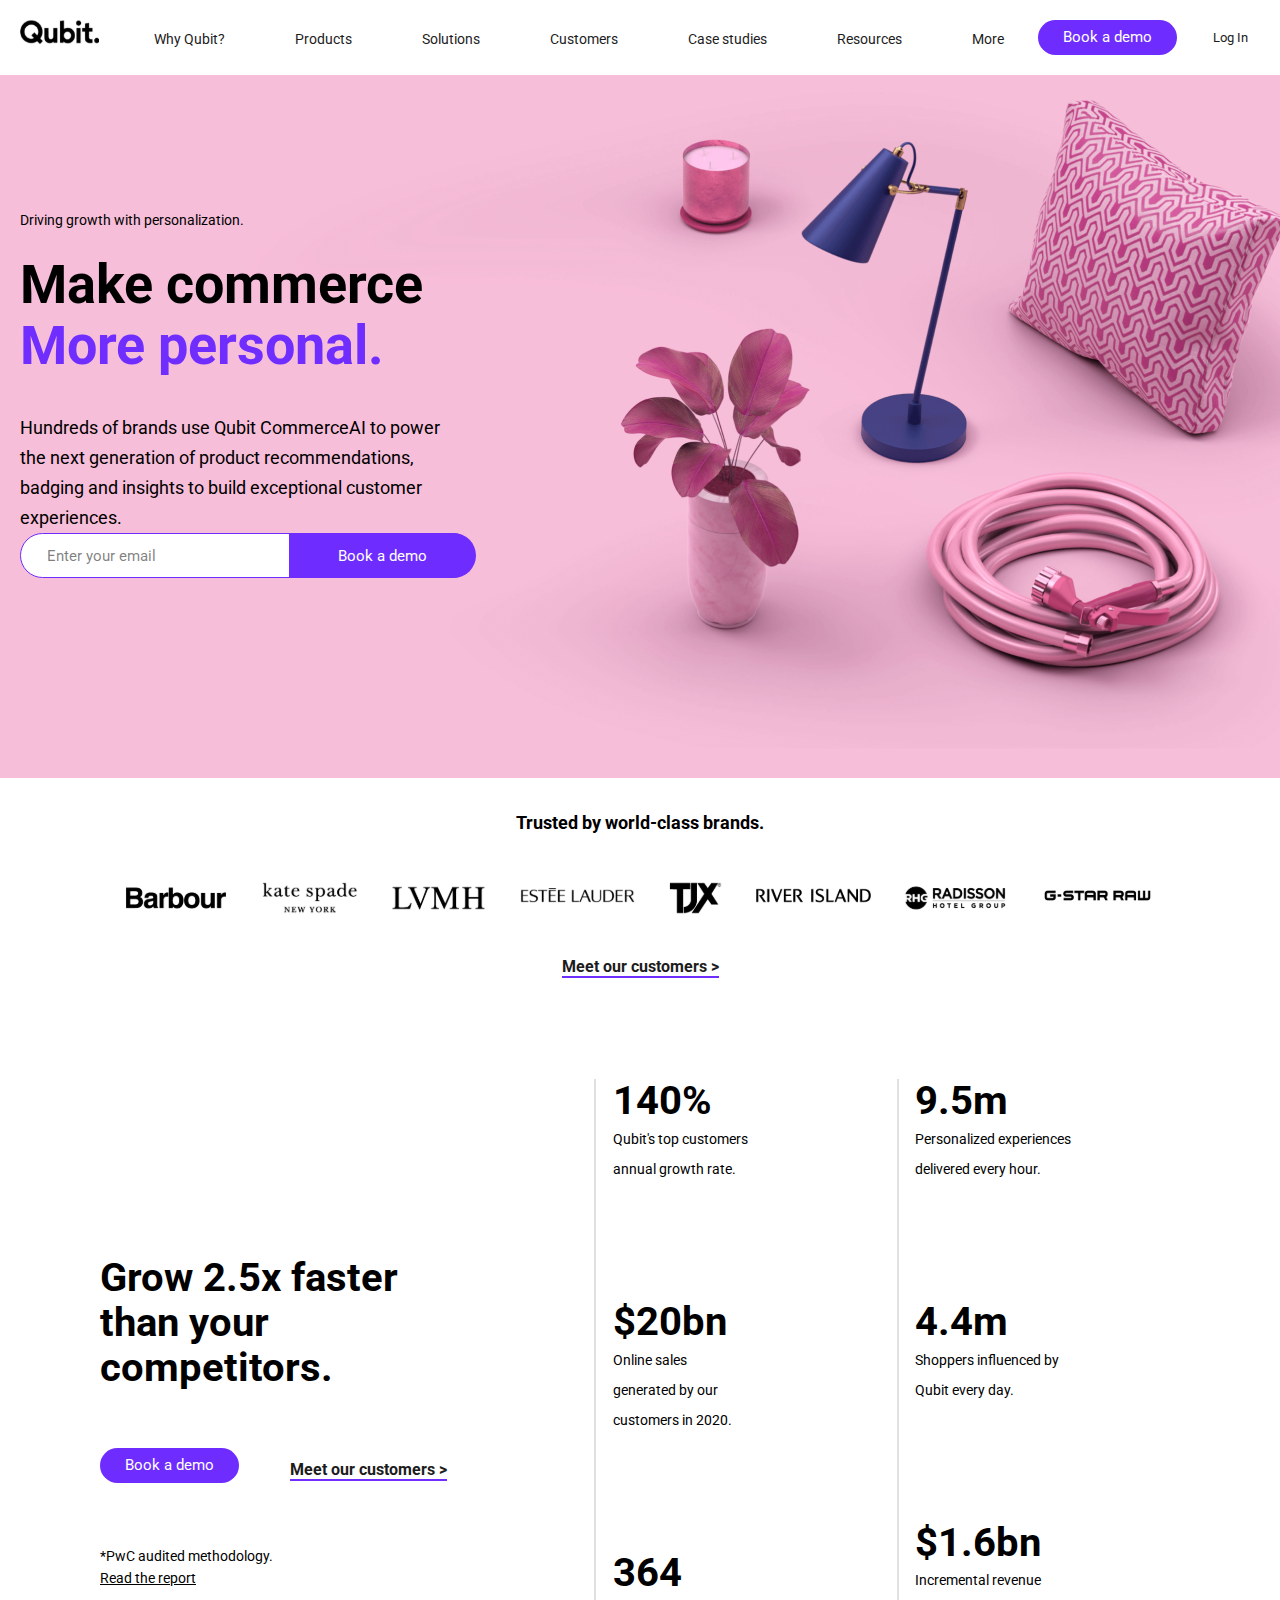
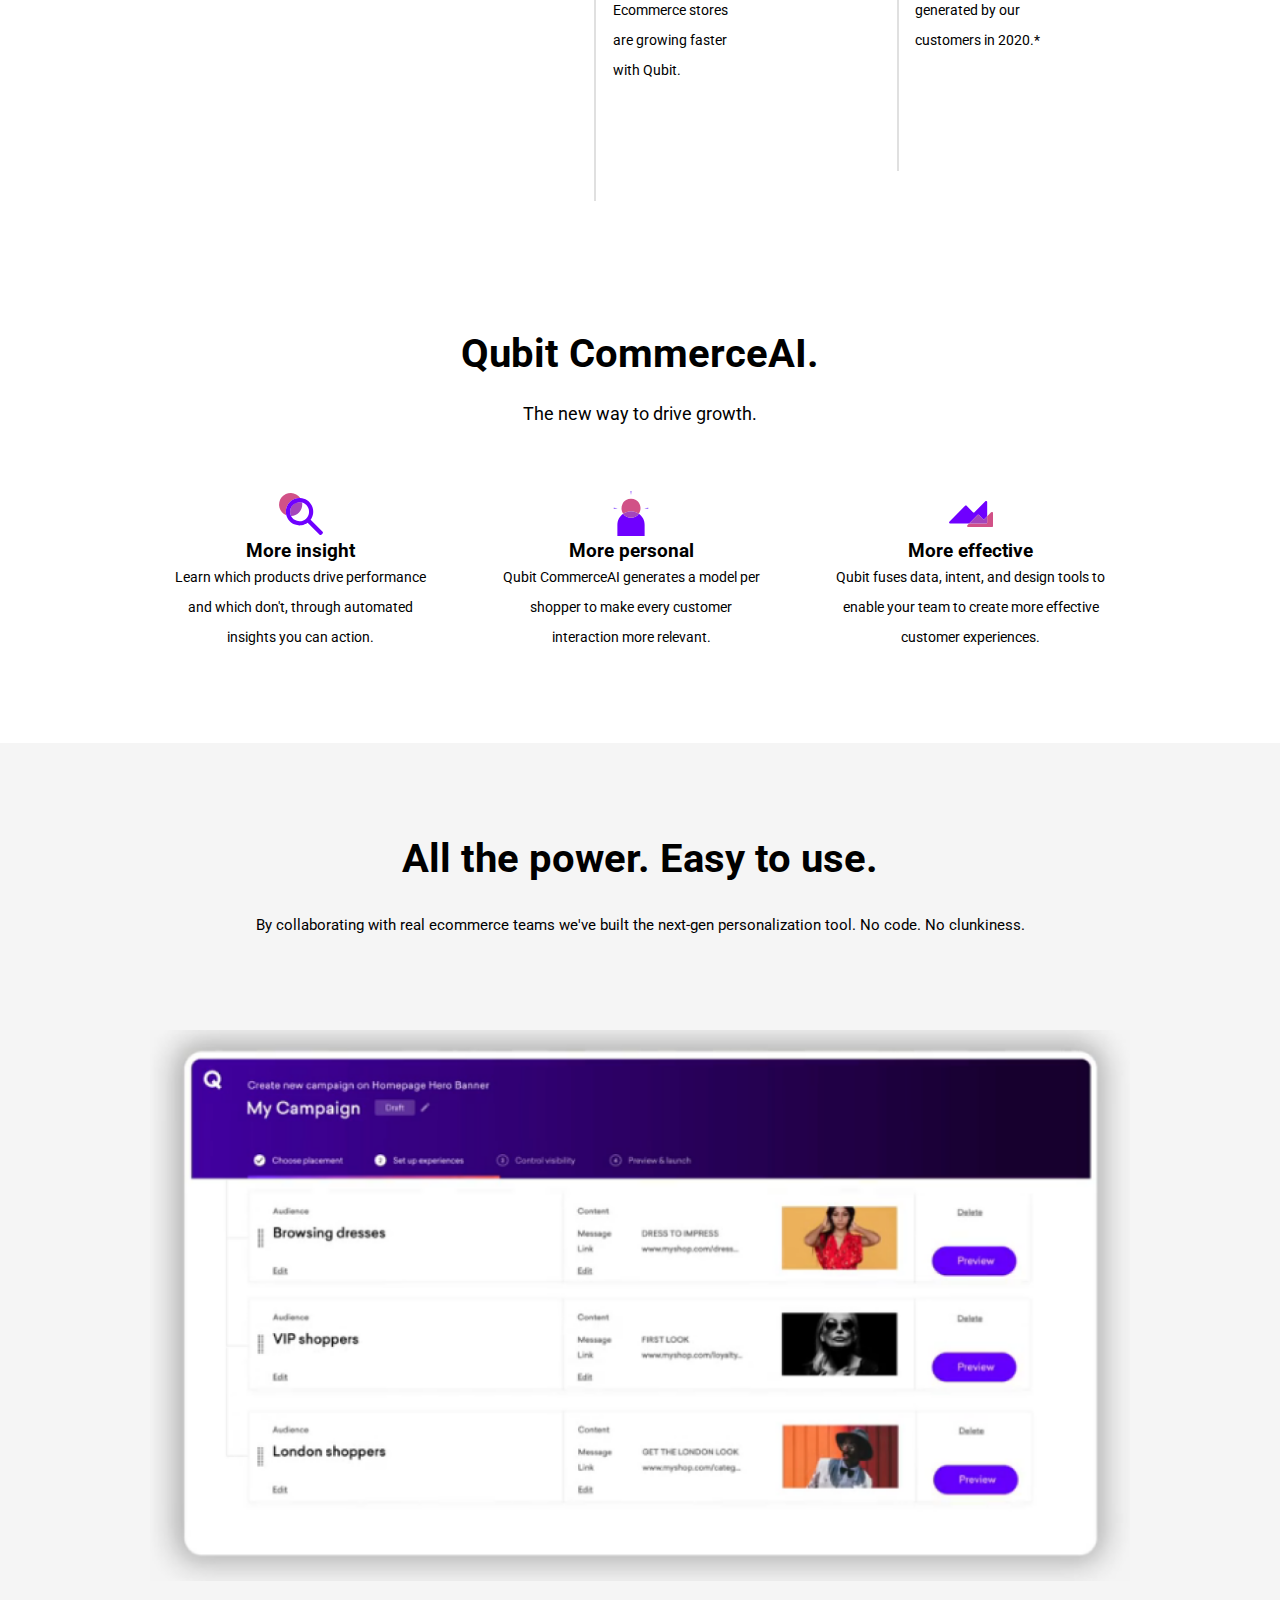
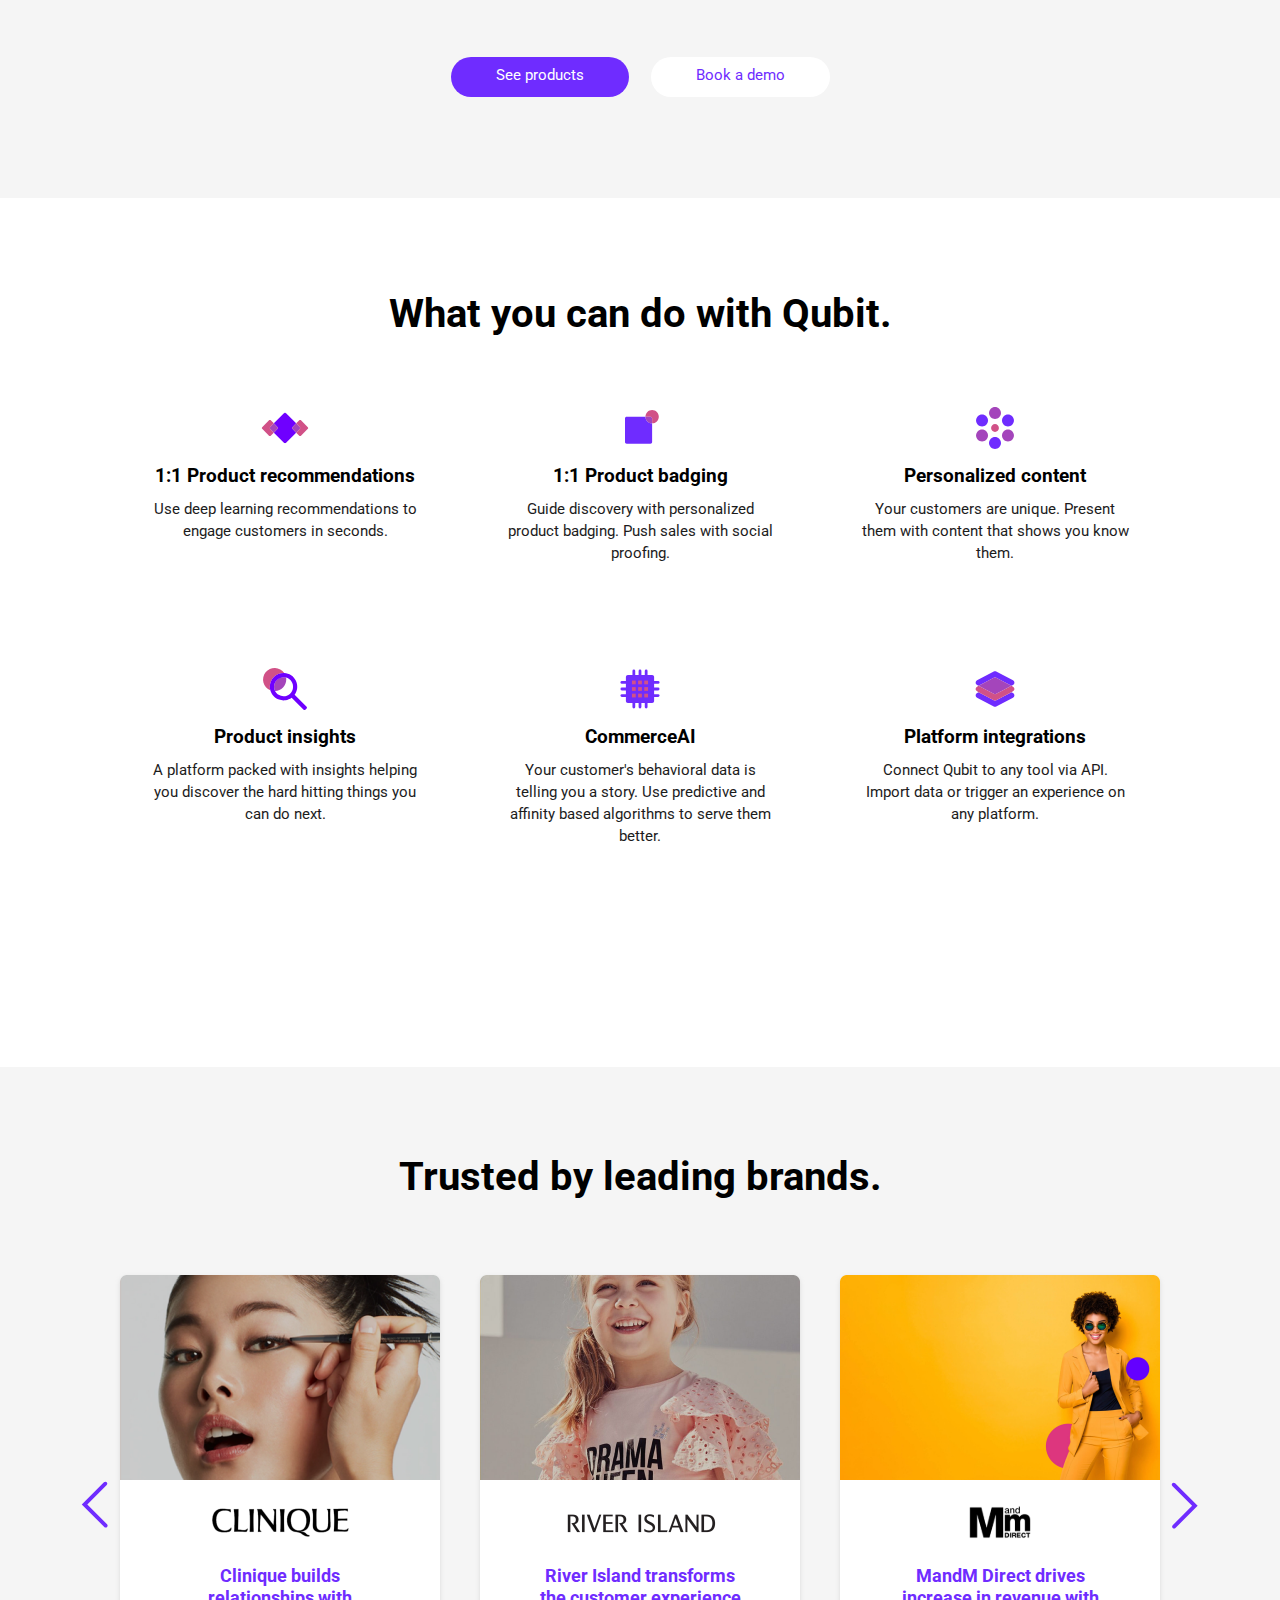
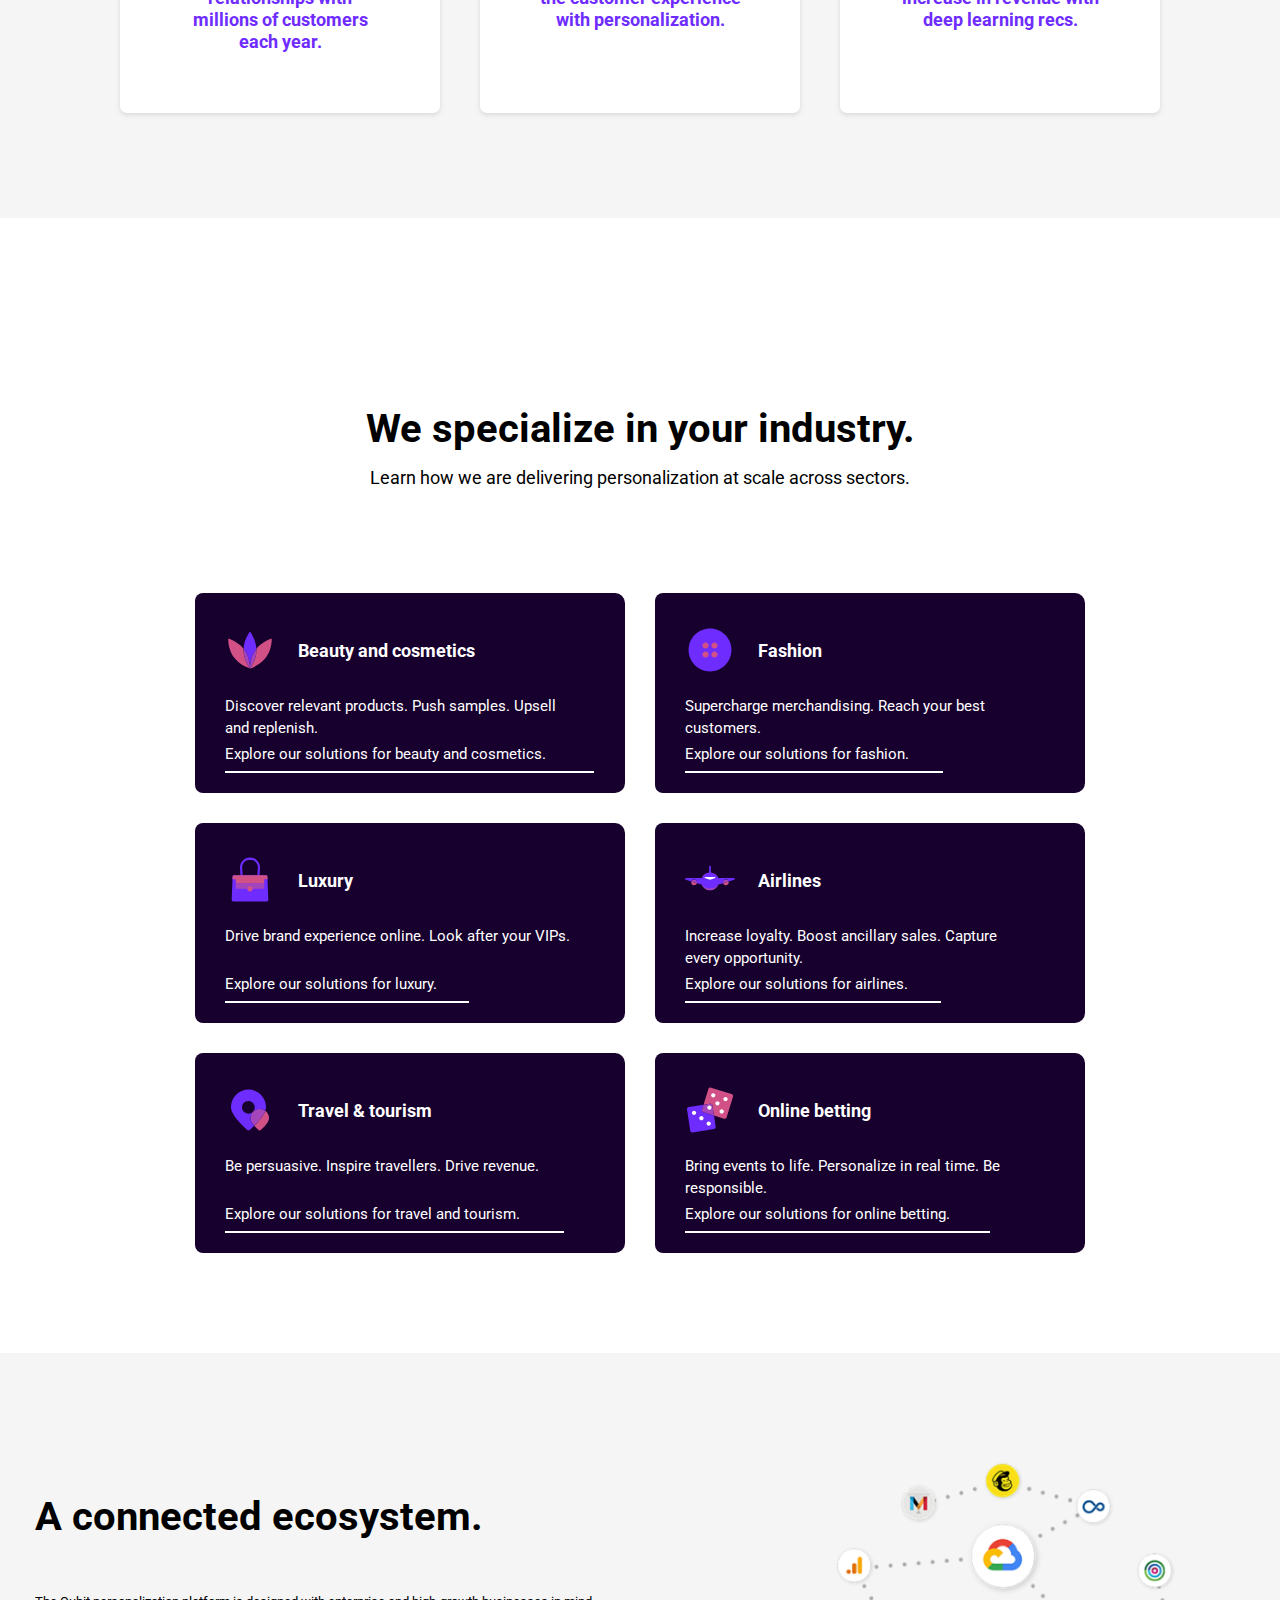
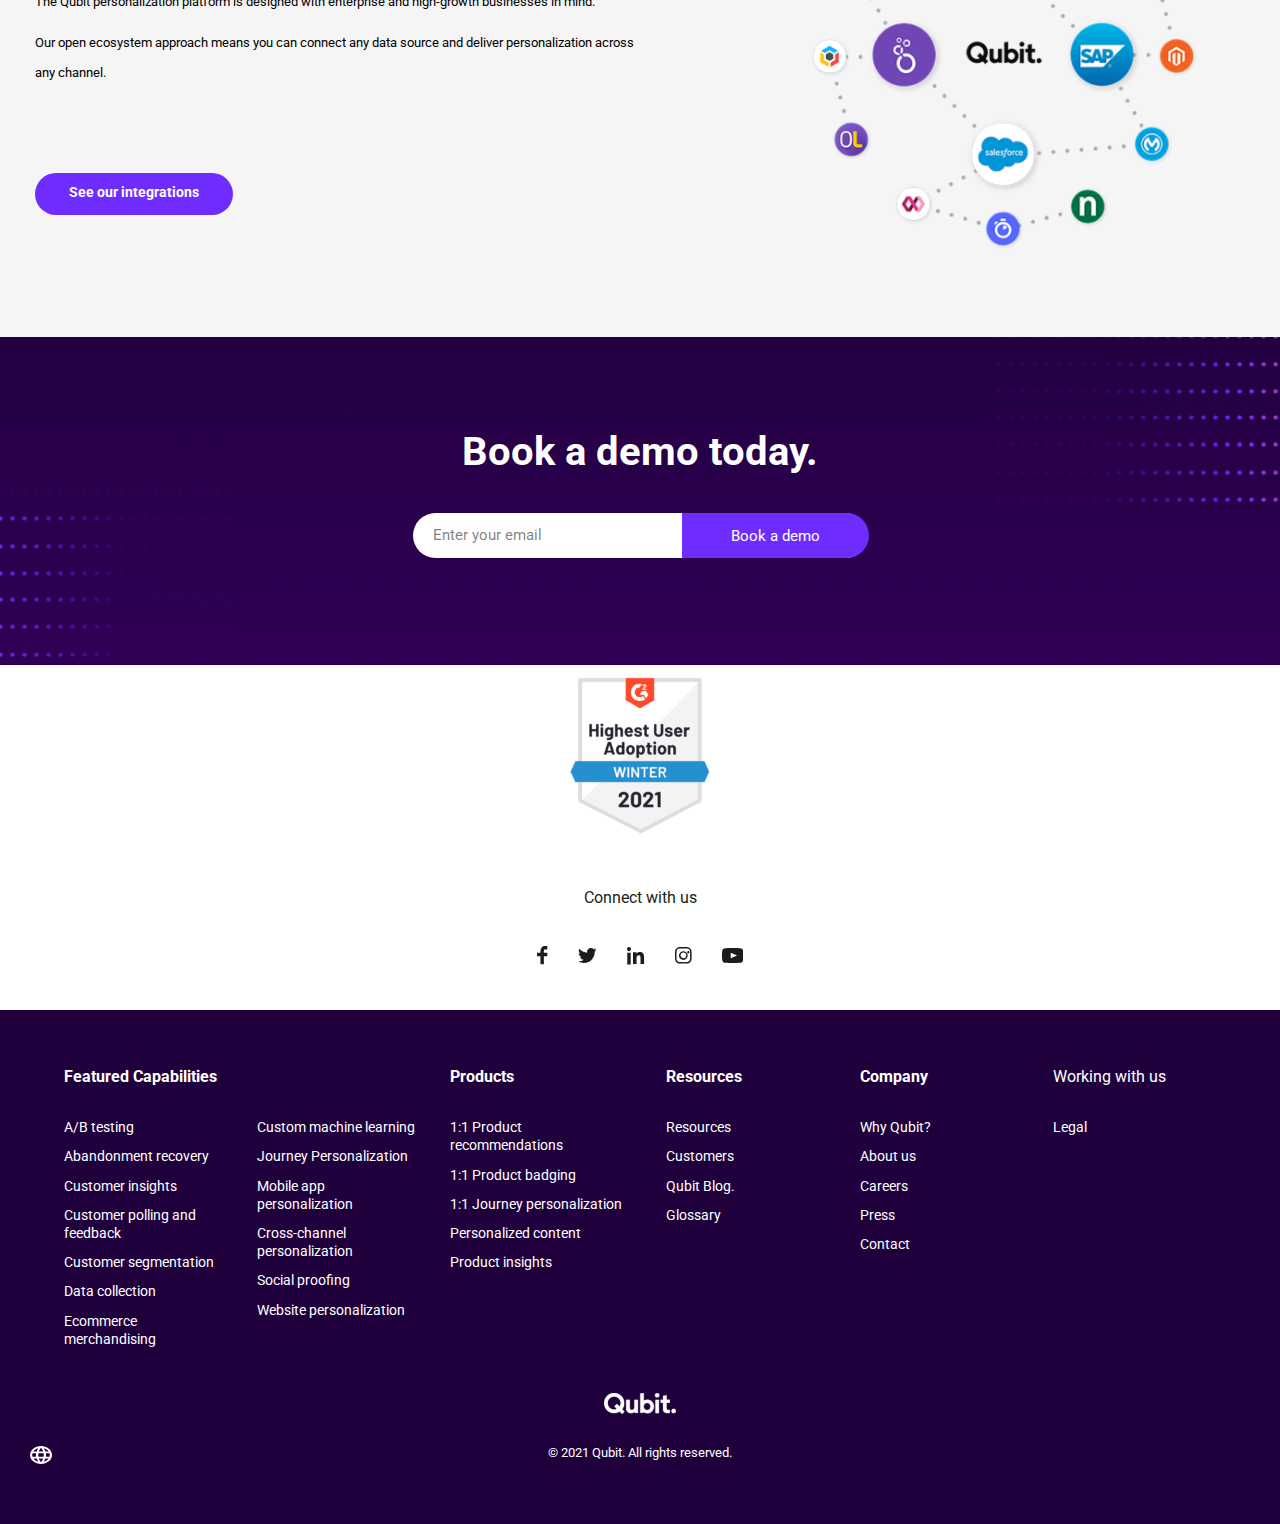
<file: index.html>
<!DOCTYPE html>
<html lang="en">
  <head>
    <meta charset="UTF-8" />
    <meta name="viewport" content="width=device-width, initial-scale=1.0" />
    <title>Qubit.</title>
    <link rel="stylesheet" href="./css/main.css" />
  </head>

  <body>
    <div class="wrapper">
      <header class="header">
        <div class="header__container">
          <a href="" class="header__logo">
            <img src="images/header/logo.svg" class="header__logo-img">
          </a>
          <nav class="header__menu menu">
            <ul class="menu__list">
              <li class="menu__item">
                <a href="" class="menu__link">Why Qubit?</a>
              </li>
              <li class="menu__item">
                <a href="" class="menu__link">Products</a>
              </li>
              <li class="menu__item">
                <a href="" class="menu__link">Solutions</a>
              </li>
              <li class="menu__item">
                <a href="" class="menu__link">Customers</a>
              </li>
              <li class="menu__item">
                <a href="" class="menu__link">Case studies</a>
              </li>
              <li class="menu__item">
                <a href="" class="menu__link">Resources</a>
              </li>
              <li class="menu__item">
                <a href="" class="menu__link">More</a>
              </li>
            </ul>
          </nav>
          <div class="header__buttons">
            <button class="header__button__first button">Book a demo</button>
            <button class="header__button__second button">Log In</button>
          </div>
        </div>
      </header>
      <main class="page">
        <section class="intro">
          <div class="intro__container">
            <div class="intro__text text">Driving growth with personalization.</div>
            <h1 class="intro__title first_line">Make commerce</h1>
            <h1 class="intro__title second_line">More personal.</h1>
            <div class="intro__subtitle subtitle">Hundreds of brands use Qubit CommerceAI to power the next
              generation of product recommendations, badging and insights to build exceptional customer
              experiences.
            </div>
            <form action="#" method="POST" class="intro__form form">
              <input
                      type="email"
                      class="form__input"
                      placeholder="Enter your email"
              />
              <button type="submit" class="form__button button">
                Book a demo
              </button>
            </form>
          </div>
        </section>
        <section class="logotypes">
          <div class="logotypes__container">
            <div class="logotypes__subtitle subtitle">Trusted by world-class brands.</div>
            <div class="logotypes__items">
              <div class="logotypes__item">
                <img src="images/logotypes/br_1.svg" alt="brand">
              </div>
              <div class="logotypes__item">
                <img src="images/logotypes/br_2.svg" alt="brand">
              </div>
              <div class="logotypes__item">
                <img src="images/logotypes/br_3.svg" alt="brand">
              </div>
              <div class="logotypes__item">
                <img src="images/logotypes/br_4.svg" alt="brand">
              </div>
              <div class="logotypes__item">
                <img src="images/logotypes/br_5.svg" alt="brand">
              </div>
              <div class="logotypes__item">
                <img src="images/logotypes/br_6.svg" alt="brand">
              </div>
              <div class="logotypes__item">
                <img src="images/logotypes/br_7.svg" alt="brand">
              </div>
              <div class="logotypes__item">
                <img src="images/logotypes/br_8.svg" alt="brand">
              </div>
            </div>
            <div class="logotypes__link">
              <a href="" class="bold__link">
                Meet our customers >
              </a>
            </div>
          </div>
        </section>
        <section class="grow">
          <div class="grow__container">
            <div class="grow__left">
              <h2 class="grow__title title">Grow 2.5x faster than your competitors.</h2>
              <div class="grow__click">
                <button class="grow__button button">Book a demo</button>
                <div class="grow__link">
                  <a href="" class="bold__link">
                    Meet our customers >
                  </a>
                </div>
              </div>
              <div class="grow__text text">*PwC audited methodology.</div>
              <a href="" class="link">
                Read the report
              </a>
            </div>
            <div class="first__grow__items">
              <div class="grow__item">
                <h2 class="item__title title">140%</h2>
                <div class="item__text text">Qubit's top customers annual growth rate.</div>
              </div>
              <div class="grow__item">
                <h2 class="item__title title">$20bn</h2>
                <div class="item__text text">Online sales generated by our customers in 2020.</div>
              </div>
              <div class="grow__item">
                <h2 class="item__title title">364</h2>
                <div class="item__text text">Ecommerce stores are growing faster with Qubit.</div>
              </div>
            </div>
            <div class="second__grow__items">
              <div class="grow__item">
                <h2 class="item__title title">9.5m</h2>
                <div class="item__text text">Personalized experiences delivered every hour.</div>
              </div>
              <div class="grow__item">
                <h2 class="item__title title">4.4m</h2>
                <div class="item__text text">Shoppers influenced by Qubit every day.</div>
              </div>
              <div class="grow__item">
                <h2 class="item__title title">$1.6bn</h2>
                <div class="item__text text">Incremental revenue generated by our customers in 2020.*</div>
              </div>
            </div>
          </div>
        </section>
        <section class="commerce">
          <div class="commerce__container">
            <h2 class="commerce__title title">Qubit CommerceAI.</h2>
            <div class="commerce__subtitle subtitle">The new way to drive growth.</div>
            <div class="commerce__items">
              <div class="commerce__item">
                <img src="images/commerce/icon_1.svg" class="commerce__icon">
                <div class="item__subtitle subtitle">
                  More insight
                </div>
                <div class="commerce__text text">
                  Learn which products drive performance and which don't, through automated
                  insights you can action.
                </div>
              </div>
              <div class="commerce__item">
                <img src="images/commerce/icon_2.svg" class="commerce__icon">
                <div class="item__subtitle subtitle">
                  More personal
                </div>
                <div class="commerce__text text">
                  Qubit CommerceAI generates a model per shopper to make every customer interaction
                  more relevant.
                </div>
              </div>
              <div class="commerce__item">
                <img src="images/commerce/icon_3.svg" class="commerce__icon">
                <div class="item__subtitle subtitle">
                  More effective
                </div>
                <div class="commerce__text text">
                  Qubit fuses data, intent, and design tools to enable your team to create more
                  effective customer experiences.
                </div>
              </div>
            </div>
          </div>
        </section>
        <section class="products">
          <div class="products__container">
            <h2 class="products__title title">All the power. Easy to use.</h2>
            <div class="products__text">
              By collaborating with real ecommerce teams we've built the
              next-gen personalization tool. No code. No clunkiness.
            </div>
            <div class="products__image">
              <img src="./images/products/product.png" alt="" class="" />
            </div>

            <div class="products__actions">
              <button class="products__button button">See products</button>
              <button class="products__button button">Book a demo</button>
            </div>
          </div>
        </section>
        <section class="services">
          <div class="services__container">
            <h2 class="services__title title">What you can do with Qubit.</h2>
            <div class="services__items">
              <article class="services__item">
                <div class="item-service__icon">
                  <img src="./images/services/first.svg" alt="" />
                </div>
                <h4 class="item-service__title">1:1 Product recommendations</h4>
                <div class="item-service__text">
                  Use deep learning recommendations to engage customers in
                  seconds.
                </div>
              </article>
              <article class="services__item">
                <div class="item-service__icon">
                  <img src="./images/services/second.svg" alt="" />
                </div>
                <h4 class="item-service__title">1:1 Product badging</h4>
                <div class="item-service__text">
                  Guide discovery with personalized product badging. Push sales
                  with social proofing.
                </div>
              </article>
              <article class="services__item">
                <div class="item-service__icon">
                  <img src="./images/services/third.svg" alt="" />
                </div>
                <h4 class="item-service__title">Personalized content</h4>
                <div class="item-service__text">
                  Your customers are unique. Present them with content that
                  shows you know them.
                </div>
              </article>
            </div>
            <div class="services__items"></div>
            <div class="services__items">
              <article class="services__item">
                <div class="item-service__icon">
                  <img src="./images/services/four.svg" alt="" />
                </div>
                <h4 class="item-service__title">Product insights</h4>
                <div class="item-service__text">
                  A platform packed with insights helping you discover the hard
                  hitting things you can do next.
                </div>
              </article>
              <article class="services__item">
                <div class="item-service__icon">
                  <img src="./images/services/five.svg" alt="" />
                </div>
                <h4 class="item-service__title">CommerceAI</h4>
                <div class="item-service__text">
                  Your customer's behavioral data is telling you a story. Use
                  predictive and affinity based algorithms to serve them better.
                </div>
              </article>
              <article class="services__item">
                <div class="item-service__icon">
                  <img src="./images/services/six.svg" alt="" />
                </div>
                <h4 class="item-service__title">Platform integrations</h4>
                <div class="item-service__text">
                  Connect Qubit to any tool via API. Import data or trigger an
                  experience on any platform.
                </div>
              </article>
            </div>
          </div>
        </section>
        <section class="brands">
          <div class="brands__container">
            <h2 class="brands__title title">Trusted by leading brands.</h2>
            <div class="brands__items">
              <article class="brands__item">
                <div class="item-brands__icon">
                  <img src="./images/brands/first.png" alt="" />
                </div>
                <div class="item-brands__logo">
                  <img src="./images/brands/clinque.svg" alt="" />
                </div>
                <div class="item-brands__text">
                  Clinique builds relationships with millions of customers each
                  year.
                </div>
              </article>
              <article class="brands__item">
                <div class="item-brands__icon">
                  <img src="./images/brands/second.png" alt="" />
                </div>
                <div class="item-brands__logo">
                  <img src="./images/brands/river_island.svg" alt="" />
                </div>
                <div class="item-brands__text">
                  River Island transforms the customer experience with
                  personalization.
                </div>
              </article>
              <article class="brands__item">
                <div class="item-brands__icon">
                  <img src="./images/brands/third.png" alt="" />
                </div>
                <div class="item-brands__logo">
                  <img src="./images/brands/mm.svg" alt="" />
                </div>
                <div class="item-brands__text">
                  MandM Direct drives increase in revenue with deep learning
                  recs.
                </div>
              </article>
            </div>
          </div>
        </section>
        <section class="specialize">
          <div class="specialize__container">
            <h2 class="specialize__title title">
              We specialize in your industry.
            </h2>
            <div class="specialize__text">
              Learn how we are delivering personalization at scale across
              sectors.
            </div>
            <div class="specialize__items">
              <article class="specialize__item">
                <div class="item-specialize__header">
                  <div class="item-specialize__icon">
                    <img src="./images/specialize/first.svg" alt="" />
                  </div>
                  <h4 class="item-specialize__title">Beauty and cosmetics</h4>
                </div>
                <div class="item-specialize__text">
                  Discover relevant products. Push samples. Upsell and
                  replenish.
                </div>
                <div class="item-specialize__label">
                  Explore our solutions for beauty and cosmetics.
                </div>
              </article>
              <article class="specialize__item">
                <div class="item-specialize__header">
                  <div class="item-specialize__icon">
                    <img src="./images/specialize/second.svg" alt="" />
                  </div>
                  <h4 class="item-specialize__title">Fashion</h4>
                </div>
                <div class="item-specialize__text">
                  Supercharge merchandising. Reach your best customers.
                </div>
                <div class="item-specialize__label">
                  Explore our solutions for fashion.
                </div>
              </article>
            </div>
            <div class="specialize__items">
              <article class="specialize__item">
                <div class="item-specialize__header">
                  <div class="item-specialize__icon">
                    <img src="./images/specialize/third.svg" alt="" />
                  </div>
                  <h4 class="item-specialize__title">Luxury</h4>
                </div>
                <div class="item-specialize__text">
                  Drive brand experience online. Look after your VIPs.
                </div>
                <div class="item-specialize__label">
                  Explore our solutions for luxury.
                </div>
              </article>
              <article class="specialize__item">
                <div class="item-specialize__header">
                  <div class="item-specialize__icon">
                    <img src="./images/specialize/four.svg" alt="" />
                  </div>
                  <h4 class="item-specialize__title">Airlines</h4>
                </div>
                <div class="item-specialize__text">
                  Increase loyalty. Boost ancillary sales. Capture every
                  opportunity.
                </div>
                <div class="item-specialize__label">
                  Explore our solutions for airlines.
                </div>
              </article>
            </div>
            <div class="specialize__items">
              <article class="specialize__item">
                <div class="item-specialize__header">
                  <div class="item-specialize__icon">
                    <img src="./images/specialize/five.svg" alt="" />
                  </div>
                  <h4 class="item-specialize__title">Travel & tourism</h4>
                </div>
                <div class="item-specialize__text">
                  Be persuasive. Inspire travellers. Drive revenue.
                </div>
                <div class="item-specialize__label">
                  Explore our solutions for travel and tourism.
                </div>
              </article>
              <article class="specialize__item">
                <div class="item-specialize__header">
                  <div class="item-specialize__icon">
                    <img src="./images/specialize/six.svg" alt="" />
                  </div>
                  <h4 class="item-specialize__title">Online betting</h4>
                </div>
                <div class="item-specialize__text">
                  Bring events to life. Personalize in real time. Be
                  responsible.
                </div>
                <div class="item-specialize__label">
                  Explore our solutions for online betting.
                </div>
              </article>
            </div>
          </div>
        </section>
        <section class="ecosystem">
          <div class="ecosystem__wrapper">
            <div class="ecosystem__content">
              <h2 class="ecosystem__title title">A connected ecosystem.</h2>
              <p class="ecosystem__text">
                The Qubit personalization platform is designed with enterprise
                and high-growth businesses in mind.
              </p>
              <p class="ecosystem__text">
                Our open ecosystem approach means you can connect any data
                source and deliver personalization across any channel.
              </p>
              <button class="ecosystem__button button">
                See our integrations
              </button>
            </div>
            <div class="ecosystem__image">
              <img src="./images/ecosystem/Rectangle.png" alt="qubit" />
            </div>
          </div>
        </section>
        <section class="offer">
          <h2 class="offer__title title">Book a demo today.</h2>
          <form action="#" method="POST" class="offer__form form">
            <input
              type="email"
              class="form__input"
              placeholder="Enter your email"
            />
            <button type="submit" class="form__button button">
              Book a demo
            </button>
          </form>
        </section>
        <div class="social">
          <div class="social__image">
            <img src="./images/social/Rectangle.png" alt="attachment" />
          </div>
          <div class="social__text">Connect with us</div>
          <ul class="social__menu">
            <li class="social__item">
              <a href="#" class="social__link"
                ><img src="./images/social/01.svg" alt=""
              /></a>
            </li>
            <li class="social__item">
              <a href="#" class="social__link"
                ><img src="./images/social/02.svg" alt=""
              /></a>
            </li>
            <li class="social__item">
              <a href="#" class="social__link"
                ><img src="./images/social/03.svg" alt=""
              /></a>
            </li>
            <li class="social__item">
              <a href="#" class="social__link"
                ><img src="./images/social/04.svg" alt=""
              /></a>
            </li>
            <li class="social__item">
              <a href="#" class="social__link"
                ><img src="./images/social/05.svg" alt=""
              /></a>
            </li>
          </ul>
        </div>
      </main>
      <footer class="footer">
        <div class="footer__inner">
          <div class="footer__top">
            <div class="footer__menu">
              <h3 class="footer__title">Featured Capabilities</h3>
              <ul class="footer__list">
                <li class="footer__item">
                  <a href="#" class="footer__link">A/B testing</a>
                </li>
                <li class="footer__item">
                  <a href="#" class="footer__link">Abandonment recovery</a>
                </li>
                <li class="footer__item">
                  <a href="#" class="footer__link">Customer insights</a>
                </li>
                <li class="footer__item">
                  <a href="#" class="footer__link"
                    >Customer polling and feedback</a
                  >
                </li>
                <li class="footer__item">
                  <a href="#" class="footer__link">Customer segmentation</a>
                </li>
                <li class="footer__item">
                  <a href="#" class="footer__link">Data collection</a>
                </li>
                <li class="footer__item">
                  <a href="#" class="footer__link">Ecommerce merchandising</a>
                </li>
              </ul>
            </div>
            <div class="footer__menu">
              <h3 class="footer__title _none">Featured</h3>
              <ul class="footer__list">
                <li class="footer__item">
                  <a href="#" class="footer__link">Custom machine learning</a>
                </li>
                <li class="footer__item">
                  <a href="#" class="footer__link">Journey Personalization</a>
                </li>
                <li class="footer__item">
                  <a href="#" class="footer__link"
                    >Mobile app personalization</a
                  >
                </li>
                <li class="footer__item">
                  <a href="#" class="footer__link"
                    >Cross-channel personalization</a
                  >
                </li>
                <li class="footer__item">
                  <a href="#" class="footer__link">Social proofing</a>
                </li>
                <li class="footer__item">
                  <a href="#" class="footer__link">Website personalization</a>
                </li>
              </ul>
            </div>
            <div class="footer__menu">
              <h3 class="footer__title">Products</h3>
              <ul class="footer__list">
                <li class="footer__item">
                  <a href="#" class="footer__link"
                    >1:1 Product recommendations</a
                  >
                </li>
                <li class="footer__item">
                  <a href="#" class="footer__link">1:1 Product badging</a>
                </li>
                <li class="footer__item">
                  <a href="#" class="footer__link"
                    >1:1 Journey personalization</a
                  >
                </li>
                <li class="footer__item">
                  <a href="#" class="footer__link">Personalized content</a>
                </li>
                <li class="footer__item">
                  <a href="#" class="footer__link">Product insights</a>
                </li>
              </ul>
            </div>
            <div class="footer__menu">
              <h3 class="footer__title">Resources</h3>
              <ul class="footer__list">
                <li class="footer__item">
                  <a href="#" class="footer__link">Resources</a>
                </li>
                <li class="footer__item">
                  <a href="#" class="footer__link">Customers</a>
                </li>
                <li class="footer__item">
                  <a href="#" class="footer__link">Qubit Blog.</a>
                </li>
                <li class="footer__item">
                  <a href="#" class="footer__link">Glossary</a>
                </li>
              </ul>
            </div>
            <div class="footer__menu">
              <h3 class="footer__title">Company</h3>
              <ul class="footer__list">
                <li class="footer__item">
                  <a href="#" class="footer__link">Why Qubit?</a>
                </li>
                <li class="footer__item">
                  <a href="#" class="footer__link">About us</a>
                </li>
                <li class="footer__item">
                  <a href="#" class="footer__link">Careers</a>
                </li>
                <li class="footer__item">
                  <a href="#" class="footer__link">Press</a>
                </li>
                <li class="footer__item">
                  <a href="#" class="footer__link">Contact</a>
                </li>
              </ul>
            </div>
            <div class="footer__menu">
              <h3 class="footer__title _fw400">Working with us</h3>
              <ul class="footer__list">
                <li class="footer__item">
                  <a href="#" class="footer__link">Legal</a>
                </li>
              </ul>
            </div>
          </div>
        </div>
        <div class="footer__bottom">
          <div class="footer__logo">
            <img src="./images/footer/logo.svg" alt="logo" />
          </div>
          <div class="footer__copy">
            &copy; 2021 Qubit. All rights reserved.
          </div>
          <div class="footer__icon">
            <img src="./images/footer/icon.svg" alt="icon" />
          </div>
        </div>
      </footer>
    </div>
  </body>
</html>
</file>
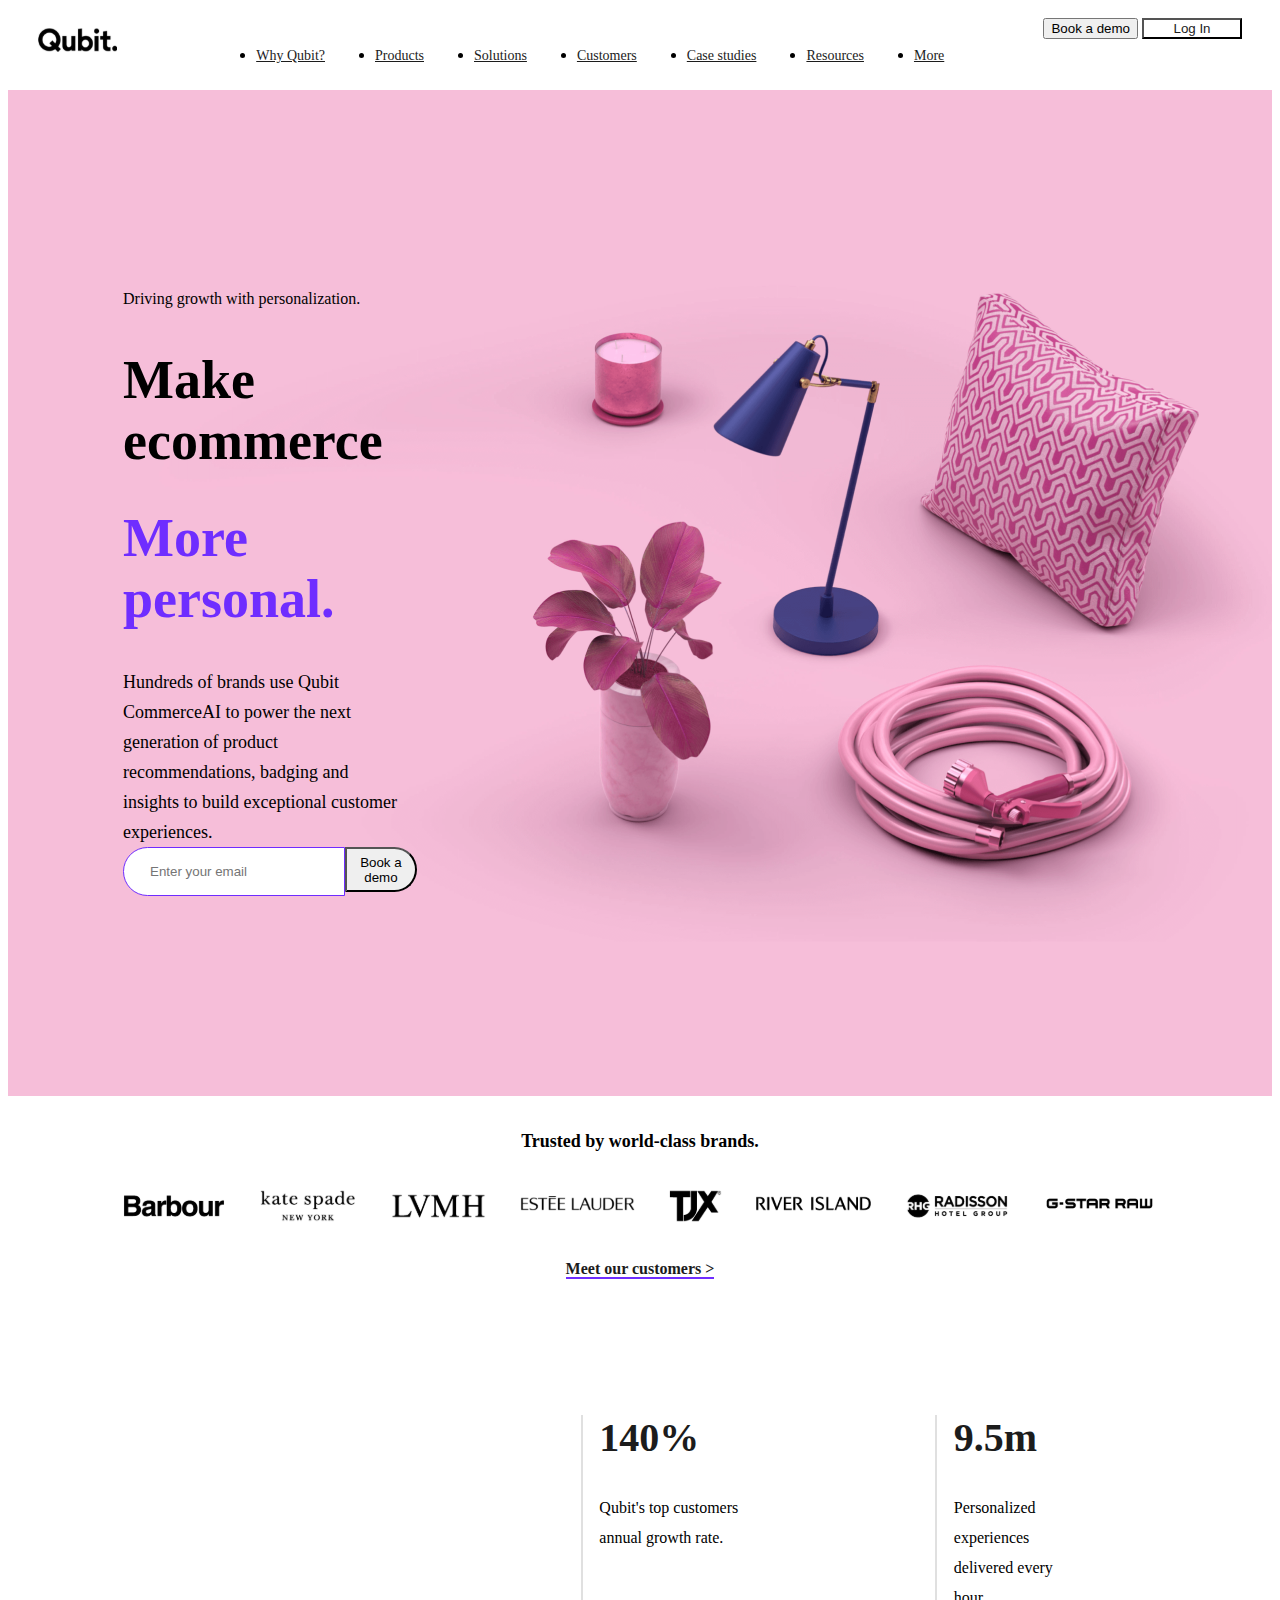
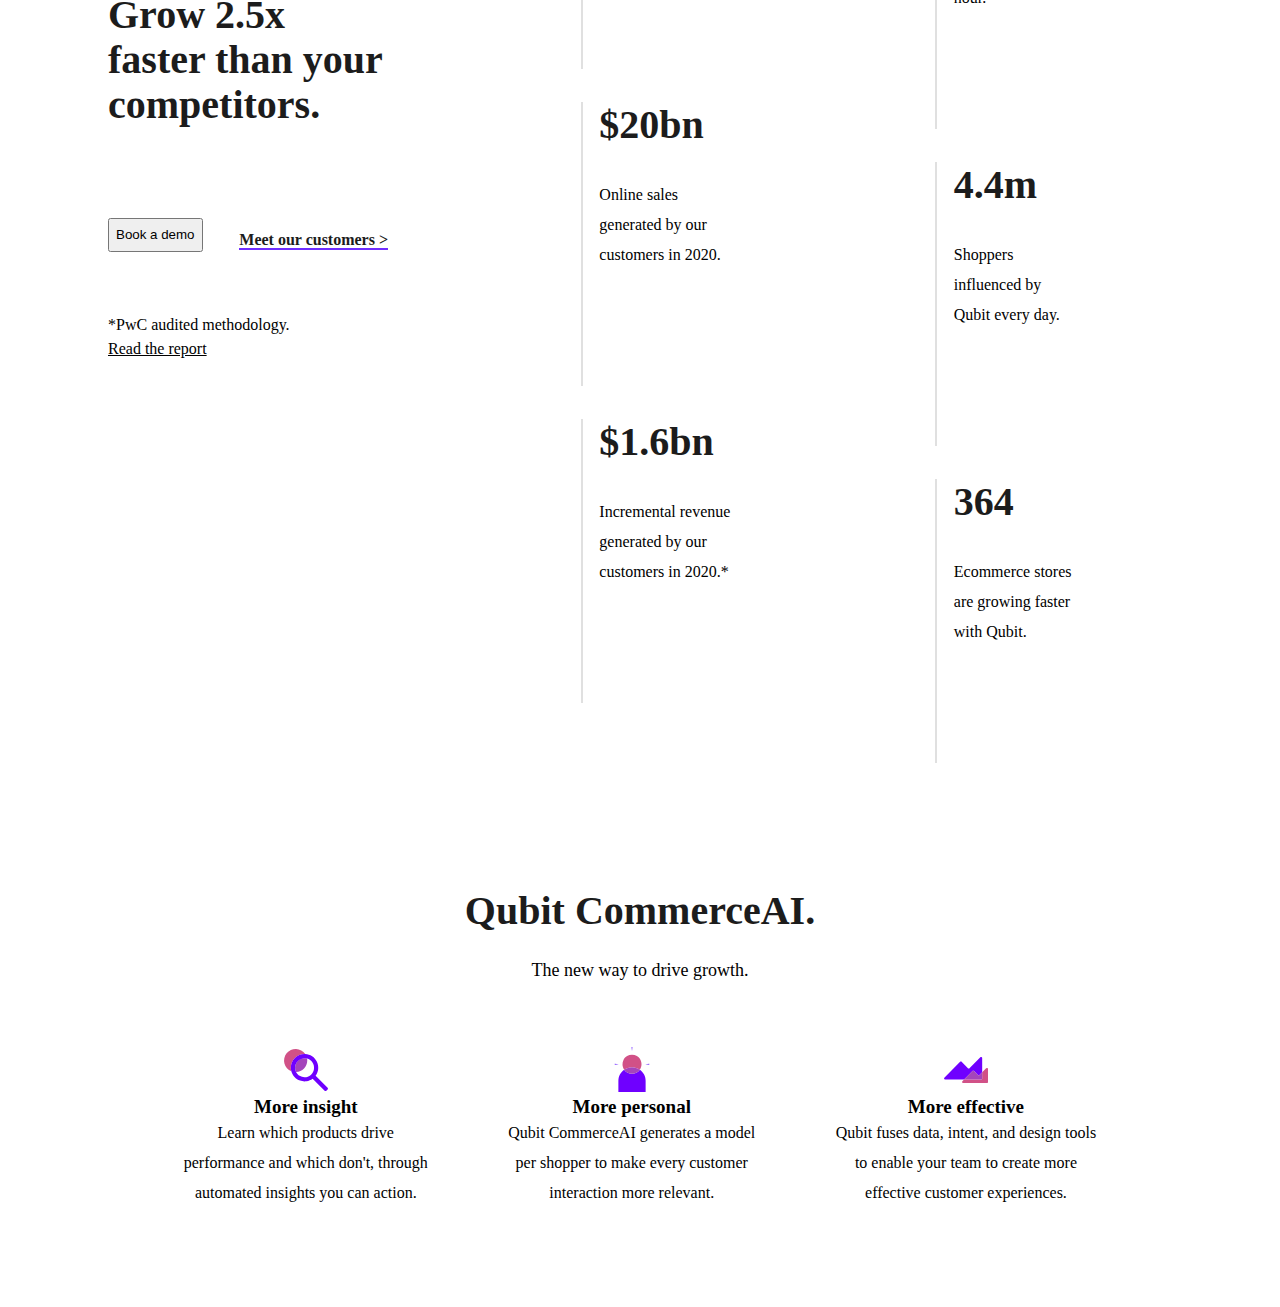
<file: Katya/index.html>
<!DOCTYPE html>
<html lang="en">
<head>
    <meta charset="UTF-8">
    <meta name="viewport" content="width=device-width, initial-scale=1.0">
    <link rel="stylesheet" href="css/style.css">
    <link rel="preconnect" href="https://fonts.googleapis.com">
    <link rel="preconnect" href="https://fonts.gstatic.com" crossorigin>
    <link href="https://fonts.googleapis.com/css2?family=Roboto:wght@400;700&display=swap" rel="stylesheet">
    <title>Qubit</title>
</head>
<body>
<header class="header">
    <div class="header__container">
        <a href="" class="header__logo">
            <img src="images/header/logo.svg" class="header__logo-img">
        </a>
        <nav class="header__menu menu">
            <ul class="menu__list">
                <li class="menu__item">
                    <a href="" class="menu__link">Why Qubit?</a>
                </li>
                <li class="menu__item">
                    <a href="" class="menu__link">Products</a>
                </li>
                <li class="menu__item">
                    <a href="" class="menu__link">Solutions</a>
                </li>
                <li class="menu__item">
                    <a href="" class="menu__link">Customers</a>
                </li>
                <li class="menu__item">
                    <a href="" class="menu__link">Case studies</a>
                </li>
                <li class="menu__item">
                    <a href="" class="menu__link">Resources</a>
                </li>
                <li class="menu__item">
                    <a href="" class="menu__link">More</a>
                </li>
            </ul>
        </nav>
        <div class="header__buttons">
            <button class="header__button__first button">Book a demo</button>
            <button class="header__button__second button">Log In</button>
        </div>
    </div>
</header>
<main class="main">
    <section class="intro">
        <div class="intro__container">
            <div class="intro__text text">Driving growth with personalization.</div>
            <h1 class="intro__title first_line">Make ecommerce</h1>
            <h1 class="intro__title second_line">More personal.</h1>
            <div class="intro__subtitle subtitle">Hundreds of brands use Qubit CommerceAI to power the next
                generation of product recommendations, badging and insights to build exceptional customer
                experiences.
            </div>
            <form action="#" method="post" class="intro__form form">
                <input type="email" class="form__input" placeholder="Enter your email">
                <button class="form__button button">Book a demo</button>
            </form>
        </div>
    </section>
    <section class="brands">
        <div class="brands__container">
            <div class="brands__subtitle subtitle">Trusted by world-class brands.</div>
            <div class="brands__items">
                <div class="brands__item">
                    <img src="images/brands/br_1.svg" alt="brand">
                </div>
                <div class="brands__item">
                    <img src="images/brands/br_2.svg" alt="brand">
                </div>
                <div class="brands__item">
                    <img src="images/brands/br_3.svg" alt="brand">
                </div>
                <div class="brands__item">
                    <img src="images/brands/br_4.svg" alt="brand">
                </div>
                <div class="brands__item">
                    <img src="images/brands/br_5.svg" alt="brand">
                </div>
                <div class="brands__item">
                    <img src="images/brands/br_6.svg" alt="brand">
                </div>
                <div class="brands__item">
                    <img src="images/brands/br_7.svg" alt="brand">
                </div>
                <div class="brands__item">
                    <img src="images/brands/br_8.svg" alt="brand">
                </div>
            </div>
            <div class="brands__link">
                <a href="" class="bold__link">
                    Meet our customers >
                </a>
            </div>
        </div>
    </section>
    <section class="grow">
        <div class="grow__container">
            <div class="grow__left">
                <h2 class="grow__title title">Grow 2.5x faster than your competitors.</h2>
                <div class="grow__click">
                    <button class="grow__button button">Book a demo</button>
                    <div class="grow__link">
                        <a href="" class="bold__link">
                            Meet our customers >
                        </a>
                    </div>
                </div>
                <div class="grow__text text">*PwC audited methodology.</div>
                <a href="" class="link">
                    Read the report
                </a>
            </div>
            <div class="firs__grow__items">
                <div class="grow__item">
                    <h2 class="item__title title">140%</h2>
                    <div class="item__text text">Qubit's top customers annual growth rate.</div>
                </div>
                <div class="grow__item">
                    <h2 class="item__title title">$20bn</h2>
                    <div class="item__text text">Online sales generated by our customers in 2020.</div>
                </div>
                <div class="grow__item">
                    <h2 class="item__title title">$1.6bn</h2>
                    <div class="item__text text">Incremental revenue generated by our customers in 2020.*</div>
                </div>
            </div>
            <div class="second__grow__items">
                <div class="grow__item">
                    <h2 class="item__title title">9.5m</h2>
                    <div class="item__text text">Personalized experiences delivered every hour.</div>
                </div>
                <div class="grow__item">
                    <h2 class="item__title title">4.4m</h2>
                    <div class="item__text text">Shoppers influenced by Qubit every day.</div>
                </div>
                <div class="grow__item">
                    <h2 class="item__title title">364</h2>
                    <div class="item__text text">Ecommerce stores are growing faster with Qubit.</div>
                </div>
            </div>
        </div>
    </section>
    <section class="commerce">
        <div class="commerce__container">
            <h2 class="commerce__title title">Qubit CommerceAI.</h2>
            <div class="commerce__subtitle subtitle">The new way to drive growth.</div>
            <div class="commerce__items">
                <div class="commerce__item">
                    <img src="images/commerce/icon_1.svg" class="commerce__icon">
                    <div class="item__subtitle subtitle">
                        More insight
                    </div>
                    <div class="commerce__text text">
                        Learn which products drive performance and which don't, through automated
                        insights you can action.
                    </div>
                </div>
                <div class="commerce__item">
                    <img src="images/commerce/icon_2.svg" class="commerce__icon">
                    <div class="item__subtitle subtitle">
                        More personal
                    </div>
                    <div class="commerce__text text">
                        Qubit CommerceAI generates a model per shopper to make every customer interaction
                        more relevant.
                    </div>
                </div>
                <div class="commerce__item">
                    <img src="images/commerce/icon_3.svg" class="commerce__icon">
                    <div class="item__subtitle subtitle">
                        More effective
                    </div>
                    <div class="commerce__text text">
                        Qubit fuses data, intent, and design tools to enable your team to create more
                        effective customer experiences.
                    </div>
                </div>
            </div>
        </div>
    </section>
</main>
</body>
</html>
</file>
<file: css/main.css>
@import url("https://fonts.googleapis.com/css2?family=DM+Sans:wght@400;700&family=Fraunces:opsz,wght@9..144,700&family=Karla&family=Kumbh+Sans:wght@300&family=Montserrat&family=Roboto:wght@400;700&display=swap");
* {
  padding: 0;
  margin: 0;
  border: 0;
}

*,
*:before,
*:after {
  box-sizing: border-box;
}

:focus,
:active {
  outline: none;
}

a:focus,
a:active {
  outline: none;
}

nav,
footer,
header,
aside {
  display: block;
}

html,
body {
  height: 100%;
  width: 100%;
  font-size: 100%;
  line-height: 1;
  font-size: 14px;
  -ms-text-size-adjust: 100%;
  -moz-text-size-adjust: 100%;
  -webkit-text-size-adjust: 100%;
}

input,
button,
textarea {
  font-family: inherit;
}

input::-ms-clear {
  display: none;
}

button {
  cursor: pointer;
}

button::-moz-focus-inner {
  padding: 0;
  border: 0;
}

a,
a:visited {
  text-decoration: none;
}

a:hover {
  text-decoration: none;
}

ul li {
  list-style: none;
}

img {
  vertical-align: top;
}

h1,
h2,
h3,
h4,
h5,
h6 {
  font-size: inherit;
  font-weight: 400;
}

:root {
  --primary-color: #6f2cff;
  --secondary-color: #20003c;
}

body {
  font-family: "Roboto", sans-serif;
  background-color: #fff;
  line-height: 1;
  font-weight: 400;
}

.wrapper {
  min-height: 100%;
  overflow: hidden;
  display: flex;
  flex-direction: column;
}

.page {
  flex: 1 1 auto;
}

[class*=__container] {
  max-width: 1300px;
  margin: 0 auto;
}

.title {
  font-weight: 700;
  font-size: 40px;
  line-height: 1.12;
  color: #000;
}

.button {
  background-color: #6f2cff;
  color: #fff;
  text-align: center;
  transition: background 0.25s ease-out;
}
.button:hover {
  background-color: #5c22d8;
}

.form {
  position: relative;
  max-width: 455px;
}
.form__input {
  border-radius: 27.5px;
  padding: 13px 26px 11px;
  width: 100%;
  min-height: 45px;
  border: 1px solid #6f2cff;
}
.form__input::-moz-placeholder {
  color: rgba(0, 0, 0, 0.51);
  font-size: 15px;
  line-height: 1.4;
}
.form__input:-ms-input-placeholder {
  color: rgba(0, 0, 0, 0.51);
  font-size: 15px;
  line-height: 1.4;
}
.form__input::placeholder {
  color: rgba(0, 0, 0, 0.51);
  font-size: 15px;
  line-height: 1.4;
}
.form__button {
  padding: 13px 45px 11px;
  font-size: 15px;
  line-height: 1.4;
  border-radius: 0px 27.5px 27.5px 0px;
  width: 100%;
  max-width: 187px;
  position: absolute;
  top: 0px;
  right: -1px;
}

.header__container{
  padding: 10px 0;
  display: flex;
  justify-content: space-between;
}
.menu__list {
  flex-wrap: wrap;
  display: flex;
}
.menu__item:not(:last-child) {
  margin: 0px 50px 0px 0px;
}
.header__button__first{
  padding: 11px 45px 14px 45px;
  font-size: 15px;
  line-height: 15px;
  border-radius: 30px;
}
.header__button__second{
  color: #1C1C1C;
  background: #FFFFFF;
  width: 100px;
}
.header__logo{
  padding-top: 10px;
}
.header__menu{
  padding-top: 12px;
}
.menu__link{
  font-size: 14px;
  line-height: 14px;
  color: #1C1C1C;
}
.intro{
  background: url("../images/intro/bg.png"), #F6BED9;
  background-position: bottom;
  background-repeat: no-repeat;
}
.intro__container{
  padding-top: 130px;
  padding-bottom: 200px;
  display: flex;
  flex-wrap: wrap;
  flex-direction: column;
  /*margin: 0 auto;
  padding: 134px 800px 200px 50px;*/
}
.intro__text{
  margin-bottom: 19px;
}
.intro__title{
  font-weight: 700;
  font-size: 54px;
  line-height: 61px;
}
.second_line{
  color: #6F2DFF;
  margin-bottom: 37px;
}
.subtitle{
  font-size: 18px;
  line-height: 30px;
}
.intro__subtitle{
  margin-right: 20px;
  max-width: 438px;
}
.logotypes__container{
  padding: 30px 115px 100px;
}
.logotypes__subtitle{
  text-align: center;
  padding-bottom: 29px;
  font-weight: 700;
}
.logotypes__items{
  display: flex;
  justify-content: space-between;
}
.logotypes__link{
  margin-top: 26px;
  text-align: center;
}
.bold__link{
  font-weight: 700;
  font-size: 16px;
  line-height: 24px;
  color: #1C1C1C;
  text-decoration: none;
  border-bottom: 2px #6F2DFF  solid;
}
.grow__container{
  margin-left: 100px;
  margin-right: 200px;
  display: flex;
  gap: 15%;
}
.grow__click{
  padding-top: 58px;
  padding-bottom: 58px;
  display: flex;
  justify-content: space-between;
}
.grow__left{
  padding-top: 177px;
}
.grow__link{
  margin-top: 10px;
}
.text{
  line-height: 30px;
}
.link{
  line-height: 15px;
  text-decoration: underline;
  color: black;
}
.grow__item{
  border-left: 2px #E0E0E0  solid;
  padding-left: 16.5px;
  padding-bottom: 116px;
}
.grow__button{
  padding: 11px 45px 14px 45px;
  font-size: 15px;
  line-height: 15px;
  border-radius: 30px;
}
.commerce__container{
  padding: 91px 170px;
}
.commerce__title{
  text-align: center;
  margin-bottom: 22px;
}
.commerce__subtitle{
  margin-bottom: 60px;
  text-align: center;
}

.item__subtitle{
  font-weight: 700;
  font-size: 19px;
  line-height: 23px;
  text-align: center;
}
.commerce__items{
  display: flex;
  gap: 70px;
}
.commerce__icon{
  margin-left: auto;
  margin-right: auto;
  display: block;
}
.commerce__text{
  text-align: center;
}

@media (max-width: 1300px) {
  .header__container{
    margin-left: 20px;
  }
  .header__menu{
    padding-left: 20px;
  }
  .menu__item{
    padding: 10px;
  }
  .header__button__first{
    padding: 10px 25px 10px 25px;
    margin: 10px 0;
  }
  .intro__container{
    padding-left: 20px;
  }
  .logotypes__items{
    flex-wrap: wrap;
  }
  .logotypes__item{
    padding: 10px;
  }
  .grow__container{
    margin-bottom: 40px;
  }
  .grow__button{
    margin-right: 10px;
    padding: 10px 25px 10px 25px;
  }
}

@media (max-width: 940px) {
  .header__container{
    margin-right: 20px;
    margin-left: 20px;
  }
  .intro{
    background-image: none;
  }
  .intro{
    padding-bottom: 40px;
    padding-left: 20px;
  }
  .grow__container{
    flex-wrap: wrap;
  }
  .grow__left{
    padding-top: 50px;
    margin-bottom: 40px;
  }
  .grow__button{
    margin-right: 10px;
  }
  .grow__button{
    padding: 10px 25px 10px 25px;
    margin: 0px 10px;
  }
}

@media (max-width: 470px) {
  .intro__container{
    padding-bottom: 40px;
  }
  .intro__title{
    font-size: 36px;
    line-height: 40px;
  }
  .commerce__items{
    flex-wrap: wrap;
  }
}


.products {
  background-color: #f5f5f5;
}
.products__title {
  text-align: center;
  padding: 94px 0 0 0;
}
.products__text {
  text-align: center;
  margin: 28px 0 90px 0;
  font-size: 15px;
  line-height: 30px;
}
.products__image {
  display: flex;
  justify-content: center;
}
.products__image img {
  max-width: 76.5%;
}
.products__actions {
  display: flex;
  justify-content: center;
  -moz-column-gap: 22px;
       column-gap: 22px;
  margin: 76px 0 0 0;
  padding: 0 0 101px 0;
}
.products__button {
  padding: 11px 45px 14px 45px;
  font-size: 15px;
  line-height: 15px;
  background: #6f2cff;
  border-radius: 30px;
}
.products__button:last-child {
  color: var(--primary-color);
  background: #ffffff;
  box-shadow: 0px 0px 0px var(--primary-color);
}

.services__container {
  padding: 0 150px 120px 150px;
}
.services__title {
  text-align: center;
  margin: 0 0 67px 0;
  padding: 94px 0 0 0;
}
.services__items {
  display: flex;
  justify-content: space-between;
}
@media (max-width: 1112px) {
  .services__items {
    flex-wrap: wrap;
  }
}
.services__item {
  margin: 0 0 100px 0;
  max-width: 270px;
  flex: 0 0 100%;
}
@media (max-width: 1112px) {
  .services__item {
    max-width: none;
  }
}

.item-service__icon {
  display: flex;
  justify-content: center;
}
.item-service__title {
  text-align: center;
  font-weight: 700;
  font-size: 19px;
  line-height: 45px;
}
.item-service__text {
  font-size: 15px;
  line-height: 22px;
  color: #1c1c1c;
  text-align: center;
}

.brands {
  background-color: #f5f5f5;
}
.brands__title {
  text-align: center;
  padding: 88px 0 65px 0;
}
.brands__items {
  display: flex;
  justify-content: center;
  -moz-column-gap: 40px;
       column-gap: 40px;
  padding: 0 0 105px 0;
}
@media (max-width: 1112px) {
  .brands__items {
    flex-wrap: wrap;
  }
}
.brands__item {
  flex: 0 0 320px;
  background-color: #fff;
  margin-top: 10px;
  box-shadow: 0px 2px 4px rgba(192, 192, 192, 0.5);
  border-radius: 7px 7px 7px 7px;
}
.brands__item:first-child::before {
  position: absolute;
  margin: 205px 0 0 -50px;
  content: url("../images/brands/arrow_left.svg");
}
@media (max-width: 1160px) {
  .brands__item:first-child::before {
    display: none;
  }
}
.brands__item:last-child::after {
  position: absolute;
  margin: -210px 0 0 320px;
  content: url("../images/brands/arrow_right.svg");
}
@media (max-width: 1160px) {
  .brands__item:last-child::after {
    display: none;
  }
}

.item-brands__icon img {
  width: 320px;
}
.item-brands__logo {
  display: flex;
  justify-content: center;
  padding: 25px 0 25px 0;
}
.item-brands__text {
  font-weight: 700;
  font-size: 18px;
  line-height: 22px;
  text-align: center;
  color: var(--primary-color);
  padding: 0 55px 60px 55px;
}
.item-brands__text:first-child {
  padding: 25px 67px 60px 67px;
}

.specialize__container {
  align-items: center;
  padding: 94px 0 100px 0;
}
.specialize__title {
  text-align: center;
  font-weight: 700;
  font-size: 40px;
  line-height: 45px;
  padding: 94px 0 12px 0;
}
.specialize__text {
  text-align: center;
  font-size: 18px;
  line-height: 30px;
  padding: 0 0 65px 0;
  margin: 0 0 35px 0;
}
.specialize__items {
  display: flex;
  justify-content: center;
  -moz-column-gap: 30px;
       column-gap: 30px;
  margin: 30px 0 0 0;
}
@media (max-width: 1112px) {
  .specialize__items {
    flex-wrap: wrap;
    margin: 0;
  }
  .specialize__items:last-child {
    margin: 0 0 50px 0;
  }
}
.specialize__item {
  display: flex;
  flex-direction: column;
  flex: 0 0 430px;
  height: 200px;
  background-color: #17002e;
  border-radius: 8px 10px 10px 8px;
  padding: 32px 55px 20px 30px;
}
@media (max-width: 1112px) {
  .specialize__item {
    padding: 32px 10px 20px 30px;
    flex: 0 0 360px;
    margin-bottom: 30px;
  }
}

.item-specialize__header {
  display: flex;
  align-items: center;
  -moz-column-gap: 23px;
       column-gap: 23px;
}
.item-specialize__title {
  display: flex;
  font-weight: 700;
  font-size: 18px;
  line-height: 25px;
  color: #ffffff;
}
.item-specialize__text {
  font-size: 15px;
  margin: 20px 0 0 0;
  line-height: 22px;
  color: #ffffff;
}
.item-specialize__label {
  font-size: 15px;
  margin: auto 0 0 0;
  line-height: 15px;
  color: #ffffff;
  width: -webkit-max-content;
  width: -moz-max-content;
  width: max-content;
}
.item-specialize__label::after {
  display: flex;
  content: "";
  width: 115%;
  height: 2px;
  background: #ffffff;
  margin: 9.25px 0 0 0;
}

.ecosystem {
  padding: 40px 0 20px;
  background-color: #f5f5f5;
}
@media (max-width: 1000px) {
  .ecosystem {
    padding: 50px 0;
  }
}
.ecosystem__wrapper {
  display: flex;
  gap: 85px;
  max-width: 1290px;
  padding: 0 15px;
  margin: 0 auto;
  align-items: center;
}
@media (max-width: 1000px) {
  .ecosystem__wrapper {
    flex-wrap: wrap;
    gap: 20px;
  }
}
.ecosystem__content {
  padding-left: 20px;
  flex: 1 1 auto;
}
@media (max-width: 1000px) {
  .ecosystem__content {
    padding-left: 0;
  }
}
.ecosystem__image {
  flex: 0 1 567px;
}
.ecosystem__image img {
  width: 100%;
}
@media (max-width: 1000px) {
  .ecosystem__image {
    margin: 0 auto;
  }
}
.ecosystem__title {
  margin-bottom: 47px;
}
.ecosystem__text {
  font-size: 13px;
  line-height: 2.31;
  color: #000;
}
.ecosystem__text:not(:last-child) {
  margin-bottom: 11px;
}
.ecosystem__button {
  font-weight: 700;
  font-size: 14px;
  border-radius: 30px;
  padding: 11px 34px 15px;
  margin-top: 74px;
}
@media (max-width: 1000px) {
  .ecosystem__button {
    margin-top: 47px;
  }
}

.offer {
  padding: 93px 15px 107px;
  text-align: center;
  background: url("../images/offer/Rectangle.jpg") center no-repeat;
  background-size: cover;
}
.offer__title {
  color: #fff;
  margin-bottom: 39px;
}
.offer__form {
  margin: 0 auto;
}
.offer__form .form__input {
  border: none;
  padding: 12px 20px;
}

.social {
  text-align: center;
  background-color: #fff;
  padding-bottom: 45px;
}
.social__text {
  font-size: 16px;
  line-height: 2.81;
  color: #1c1c1c;
  margin: 29px 0 25px;
}
.social__menu {
  display: flex;
  justify-content: center;
  gap: 30px;
  align-items: center;
}
.social__item {
  cursor: pointer;
}

.footer {
  padding: 57px 0 82px;
  background-color: #20003c;
  color: #ffffff;
}
.footer__inner {
  max-width: 1182px;
  padding: 0 15px;
  margin: 0 auto;
}
.footer__top {
  display: flex;
  gap: 30px;
}
@media (max-width: 1112px) {
  .footer__top {
    flex-wrap: wrap;
  }
}
@media (max-width: 600px) {
  .footer__top {
    gap: 50px;
  }
}
.footer__menu {
  flex: 1 1 16.666%;
}
.footer__menu:nth-child(3) {
  flex: 1 1 19%;
}
@media (max-width: 1112px) {
  .footer__menu {
    flex: 1 1 30%;
  }
  .footer__menu:nth-child(3) {
    flex: 1 1 30%;
  }
}
.footer__title {
  font-weight: 700;
  font-size: 16px;
  line-height: 1.3;
  margin-bottom: 30px;
}
.footer__item:not(:last-child) {
  margin-bottom: 11px;
}
.footer__link {
  font-size: 14px;
  line-height: 1.3;
  color: #fff;
}
.footer__link:hover {
  text-decoration: underline;
}
.footer__bottom {
  text-align: center;
}
.footer__logo {
  margin: 45px 0 24px;
}
.footer__copy {
  font-size: 13px;
  line-height: 2.31;
}
.footer__icon {
  max-width: 1250px;
  padding: 0 15px;
  margin: -22px auto;
  text-align: left;
}
.footer__icon img {
  cursor: pointer;
}

._none {
  visibility: hidden;
}

._fw400 {
  font-weight: 400;
}

@media (max-width: 600px) {
  [class*=__container] {
    max-width: none;
    padding: 0px 15px;
  }
}/*# sourceMappingURL=main.css.map */
</file>
<file: Katya/css/style.css>
.header__container{
    padding: 10px 30px;
    display: flex;
    justify-content: space-between;
}
.menu__list {
    flex-wrap: wrap;
    display: flex;
}
.menu__item:not(:last-child) {
    margin: 0px 50px 0px 0px;
}
.header__button__second{
    color: #1C1C1C;
    background: #FFFFFF;
    width: 100px;
}
.header__logo{
    padding-top: 10px;
}
.header__menu{
    padding-top: 12px;
}
.menu__link{
    font-size: 14px;
    line-height: 14px;
    color: #1C1C1C;
}
.intro{
    background-color: #F6BED9;
}
.intro__container{
    margin: 0 auto;
    padding: 194px 855px 200px 115px;
    background-image: url("../images/intro/bg.png");
    background-position: right;
    background-repeat: no-repeat;
}
.intro__text{
    margin-bottom: 19px;
}
.intro__title{
    font-weight: 700;
    font-size: 54px;
    line-height: 61px;
}
.second_line{
    color: #6F2DFF;
    margin-bottom: 37px;
}
.subtitle{
    font-size: 18px;
    line-height: 30px;
}
.intro__subtitle{
    margin-right: 20px;
}
.form__input{
    border: 1px solid #6F2CFF;
    border-radius: 27.5px 0px 0px 27.5px;
    height: 45px;
    width: 268px;
    color: rgba(0, 0, 0, 0.27);
    padding-left: 26px;
}
.form__button{
    border-radius: 0px 27.5px 27.5px 0px;
    height: 45px;
    margin-left: 0;
}
.intro__form{
    display: flex;
}
.brands__container{
    padding: 30px 115px 100px;
}
.brands__subtitle{
    text-align: center;
    padding-bottom: 29px;
    font-weight: 700;
}
.brands__items{
    display: flex;
    justify-content: space-between;
}
.brands__link{
    margin-top: 26px;
    text-align: center;
}
.bold__link{
    font-weight: 700;
    font-size: 16px;
    line-height: 24px;
    color: #1C1C1C;
    text-decoration: none;
    border-bottom: 2px #6F2DFF  solid;
}
.grow__container{
    margin-left: 100px;
    margin-right: 200px;
    display: flex;
    gap: 20%;
}
.title{
    font-weight: 700;
    font-size: 40px;
    line-height: 45px;
    color: #1C1C1C;
}
.grow__click{
    padding-top: 58px;
    padding-bottom: 58px;
    display: flex;
    justify-content: space-between;
}
.grow__left{
    padding-top: 177px;
}
.grow__link{
    margin-top: 10px;
}
.text{
    line-height: 30px;
}
.link{
    line-height: 15px;
    text-decoration: underline;
    color: black;
}
.grow__item{
    border-left: 2px #E0E0E0  solid;
    padding-left: 16.5px;
    padding-bottom: 116px;
}
.commerce__container{
    padding: 91px 170px;
}
.commerce__title{
    text-align: center;
    margin-bottom: 22px;
}
.commerce__subtitle{
    margin-bottom: 60px;
    text-align: center;
}
.item__subtitle{
    font-weight: 700;
    font-size: 19px;
    line-height: 23px;
    text-align: center;
}
.commerce__items{
    display: flex;
    gap: 70px;
}
.commerce__icon{
    margin-left: auto;
    margin-right: auto;
    display: block;
}
.commerce__text{
    text-align: center;
}
@media (max-width: 470px) {
    .intro__container{
        display: flex;
        flex-wrap: wrap;
        background-image: none;
    }
    .intro__title{
        font-size: 36px;
        line-height: 40px;
    }
    .intro__form{
        max-width: 250px;
    }
    .commerce__items{
        flex-wrap: wrap;
    }

}
@media (max-width: 643px) {
    .header__container{
        flex-wrap: wrap;
    }
    .header__menu{
        padding-bottom: 20px;
    }
    .intro__container{
        background-image: none;
        padding: 30px 100px 50px 30px;
    }

    .brands__items{
        flex-wrap: wrap;
    }
    .brands__container{
        padding-left: 40px;
    }
    .brands__item{
        padding: 10px;
    }
    .grow__container{
        margin-left: 40px;
        flex-wrap: wrap;
    }
    .grow__left{
        padding-top: 0px;
        padding-bottom: 50px;
    }
    .grow__link{
        padding-left: 20px;
    }
    .commerce__container{
        padding: 60px 50px;
    }
}
@media (max-width: 1118px) {
    .header__menu{
        padding-left: 32px;
    }
    .intro__container{
        background-image: none;
        padding: 50px 300px 100px 50px;
    }
    .brands__container{
        padding: 30px 50px 50px 40px;
    }
    .brands__items{
        flex-wrap: wrap;
    }
    .brands__item{
        padding: 10px;
    }
    .grow__container{
        margin-left: 40px;
        flex-wrap: wrap;
    }
    .grow__left{
        padding-top: 60px;
    }
    .commerce__container{
        padding: 60px 50px;
    }
}
</file>
